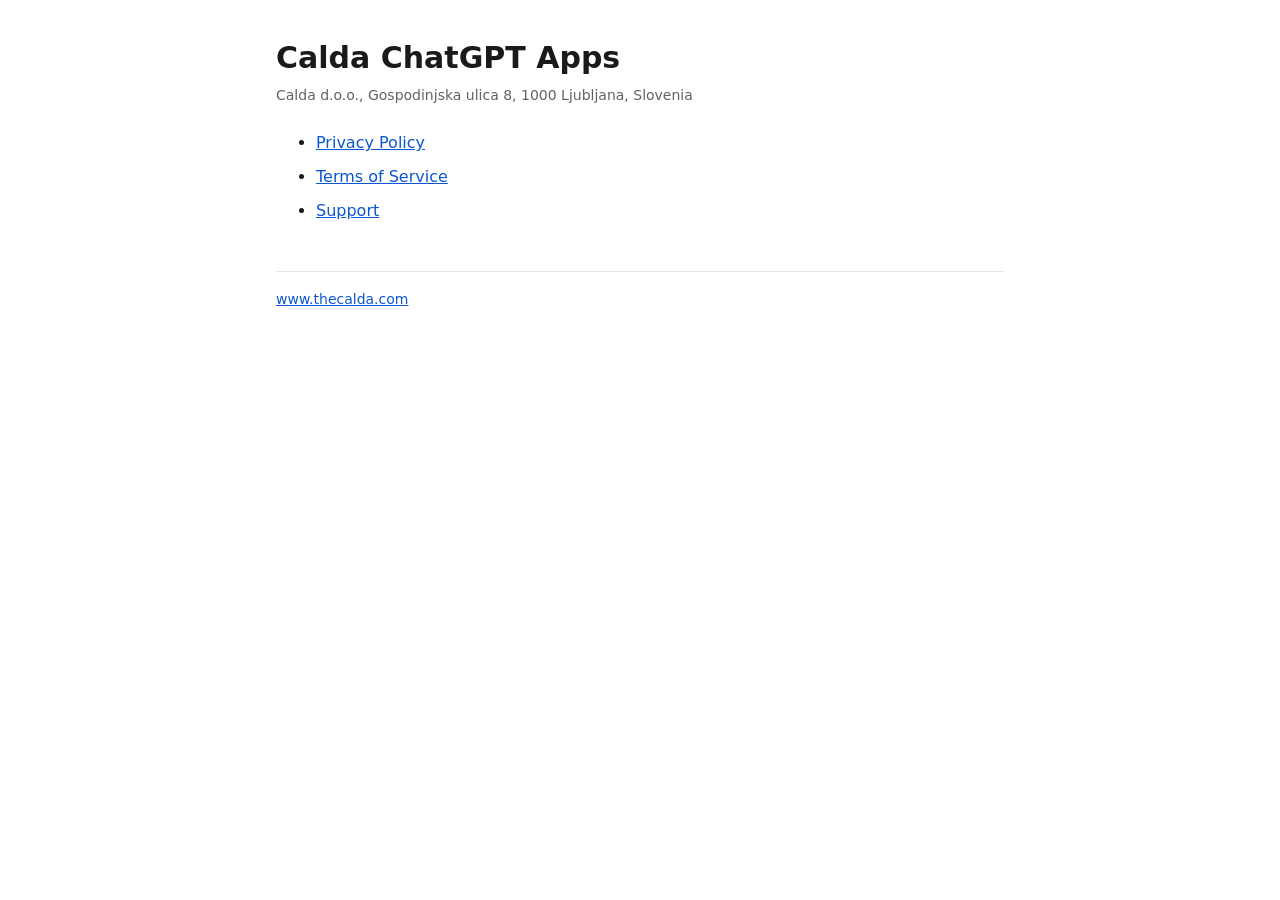
<file: index.html>
<!doctype html>
<html lang="en">
<head>
<meta charset="utf-8">
<meta name="viewport" content="width=device-width, initial-scale=1">
<title>Calda ChatGPT Apps – Legal</title>
<link rel="stylesheet" href="style.css">
</head>
<body>
<main>
<h1>Calda ChatGPT Apps</h1>
<p class="meta">Calda d.o.o., Gospodinjska ulica 8, 1000 Ljubljana, Slovenia</p>
<ul>
<li><a href="privacy.html">Privacy Policy</a></li>
<li><a href="terms.html">Terms of Service</a></li>
<li><a href="support.html">Support</a></li>
</ul>
<footer><a href="https://www.thecalda.com/">www.thecalda.com</a></footer>
</main>
</body>
</html>
</file>
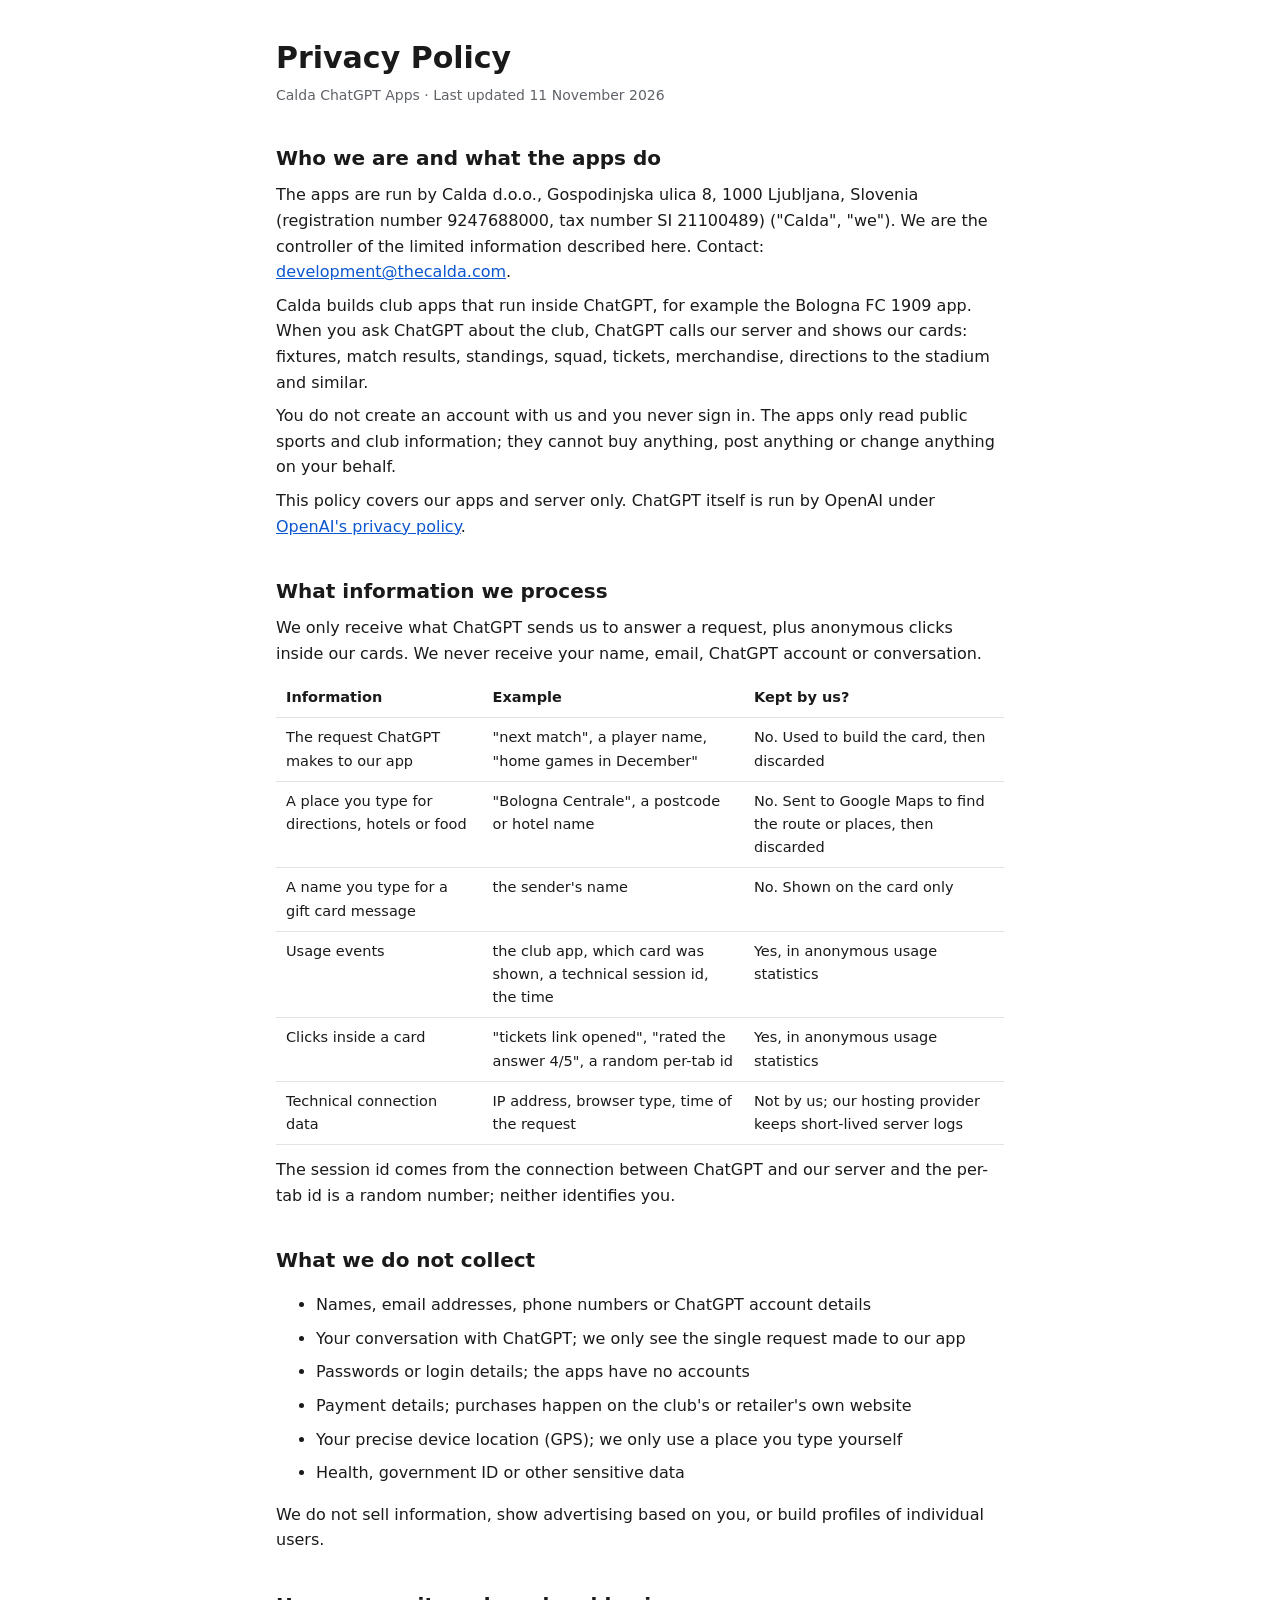
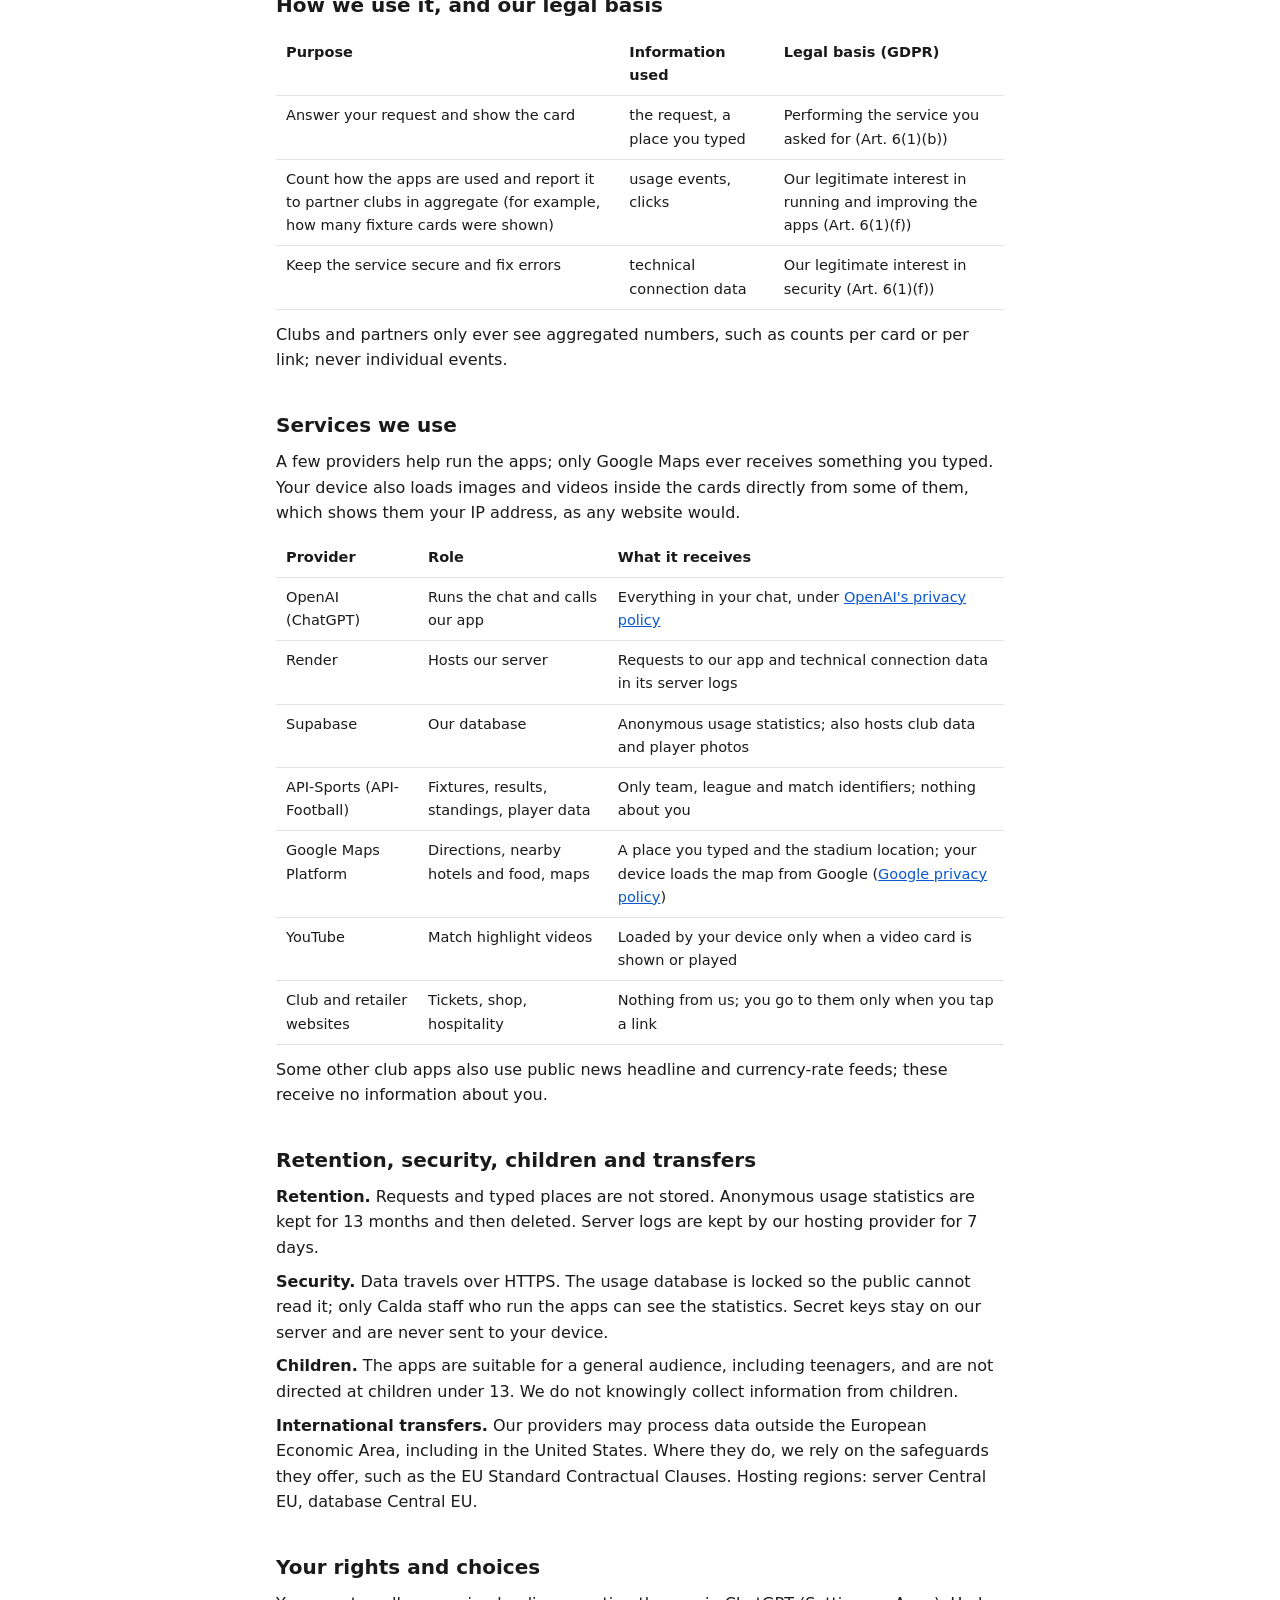
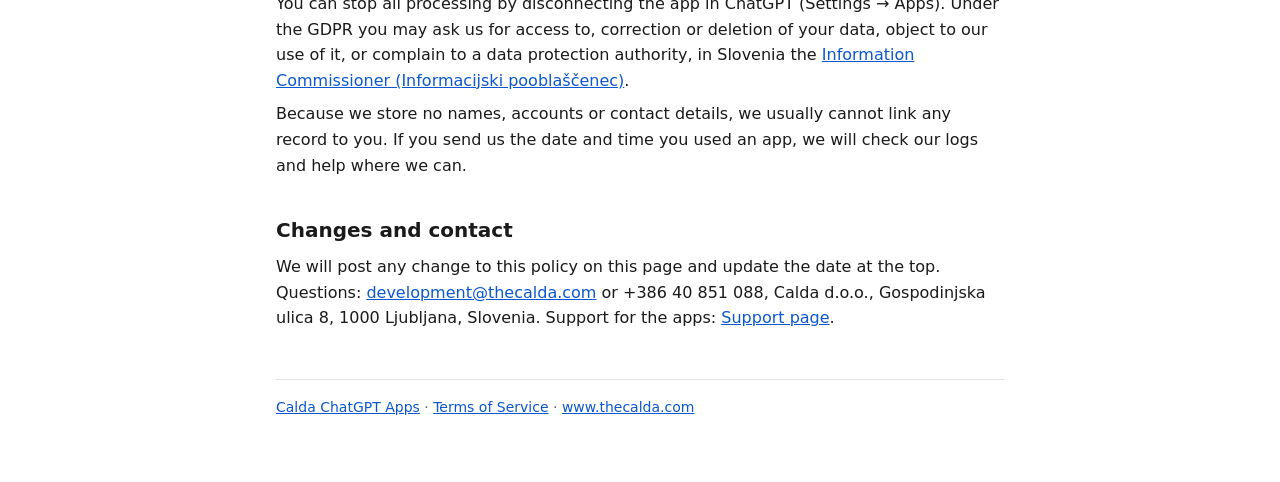
<file: privacy.html>
<!doctype html>
<html lang="en">
<head>
<meta charset="utf-8">
<meta name="viewport" content="width=device-width, initial-scale=1">
<title>Privacy Policy – Calda ChatGPT Apps</title>
<meta name="description" content="How Calda's club apps for ChatGPT handle information.">
<link rel="stylesheet" href="style.css">
</head>
<body>
<main>
<h1>Privacy Policy</h1>
<p class="meta">Calda ChatGPT Apps · Last updated 11 November 2026</p>

<h2>Who we are and what the apps do</h2>
<p>The apps are run by Calda d.o.o., Gospodinjska ulica 8, 1000 Ljubljana, Slovenia (registration number 9247688000, tax number SI 21100489) ("Calda", "we"). We are the controller of the limited information described here. Contact: <a href="mailto:development@thecalda.com">development@thecalda.com</a>.</p>
<p>Calda builds club apps that run inside ChatGPT, for example the Bologna FC 1909 app. When you ask ChatGPT about the club, ChatGPT calls our server and shows our cards: fixtures, match results, standings, squad, tickets, merchandise, directions to the stadium and similar.</p>
<p>You do not create an account with us and you never sign in. The apps only read public sports and club information; they cannot buy anything, post anything or change anything on your behalf.</p>
<p>This policy covers our apps and server only. ChatGPT itself is run by OpenAI under <a href="https://openai.com/policies/privacy-policy/">OpenAI's privacy policy</a>.</p>

<h2>What information we process</h2>
<p>We only receive what ChatGPT sends us to answer a request, plus anonymous clicks inside our cards. We never receive your name, email, ChatGPT account or conversation.</p>
<div class="table"><table>
<thead><tr><th>Information</th><th>Example</th><th>Kept by us?</th></tr></thead>
<tbody>
<tr><td>The request ChatGPT makes to our app</td><td>"next match", a player name, "home games in December"</td><td>No. Used to build the card, then discarded</td></tr>
<tr><td>A place you type for directions, hotels or food</td><td>"Bologna Centrale", a postcode or hotel name</td><td>No. Sent to Google Maps to find the route or places, then discarded</td></tr>
<tr><td>A name you type for a gift card message</td><td>the sender's name</td><td>No. Shown on the card only</td></tr>
<tr><td>Usage events</td><td>the club app, which card was shown, a technical session id, the time</td><td>Yes, in anonymous usage statistics</td></tr>
<tr><td>Clicks inside a card</td><td>"tickets link opened", "rated the answer 4/5", a random per-tab id</td><td>Yes, in anonymous usage statistics</td></tr>
<tr><td>Technical connection data</td><td>IP address, browser type, time of the request</td><td>Not by us; our hosting provider keeps short-lived server logs</td></tr>
</tbody>
</table></div>
<p>The session id comes from the connection between ChatGPT and our server and the per-tab id is a random number; neither identifies you.</p>

<h2>What we do not collect</h2>
<ul>
<li>Names, email addresses, phone numbers or ChatGPT account details</li>
<li>Your conversation with ChatGPT; we only see the single request made to our app</li>
<li>Passwords or login details; the apps have no accounts</li>
<li>Payment details; purchases happen on the club's or retailer's own website</li>
<li>Your precise device location (GPS); we only use a place you type yourself</li>
<li>Health, government ID or other sensitive data</li>
</ul>
<p>We do not sell information, show advertising based on you, or build profiles of individual users.</p>

<h2>How we use it, and our legal basis</h2>
<div class="table"><table>
<thead><tr><th>Purpose</th><th>Information used</th><th>Legal basis (GDPR)</th></tr></thead>
<tbody>
<tr><td>Answer your request and show the card</td><td>the request, a place you typed</td><td>Performing the service you asked for (Art. 6(1)(b))</td></tr>
<tr><td>Count how the apps are used and report it to partner clubs in aggregate (for example, how many fixture cards were shown)</td><td>usage events, clicks</td><td>Our legitimate interest in running and improving the apps (Art. 6(1)(f))</td></tr>
<tr><td>Keep the service secure and fix errors</td><td>technical connection data</td><td>Our legitimate interest in security (Art. 6(1)(f))</td></tr>
</tbody>
</table></div>
<p>Clubs and partners only ever see aggregated numbers, such as counts per card or per link; never individual events.</p>

<h2>Services we use</h2>
<p>A few providers help run the apps; only Google Maps ever receives something you typed. Your device also loads images and videos inside the cards directly from some of them, which shows them your IP address, as any website would.</p>
<div class="table"><table>
<thead><tr><th>Provider</th><th>Role</th><th>What it receives</th></tr></thead>
<tbody>
<tr><td>OpenAI (ChatGPT)</td><td>Runs the chat and calls our app</td><td>Everything in your chat, under <a href="https://openai.com/policies/privacy-policy/">OpenAI's privacy policy</a></td></tr>
<tr><td>Render</td><td>Hosts our server</td><td>Requests to our app and technical connection data in its server logs</td></tr>
<tr><td>Supabase</td><td>Our database</td><td>Anonymous usage statistics; also hosts club data and player photos</td></tr>
<tr><td>API-Sports (API-Football)</td><td>Fixtures, results, standings, player data</td><td>Only team, league and match identifiers; nothing about you</td></tr>
<tr><td>Google Maps Platform</td><td>Directions, nearby hotels and food, maps</td><td>A place you typed and the stadium location; your device loads the map from Google (<a href="https://policies.google.com/privacy">Google privacy policy</a>)</td></tr>
<tr><td>YouTube</td><td>Match highlight videos</td><td>Loaded by your device only when a video card is shown or played</td></tr>
<tr><td>Club and retailer websites</td><td>Tickets, shop, hospitality</td><td>Nothing from us; you go to them only when you tap a link</td></tr>
</tbody>
</table></div>
<p>Some other club apps also use public news headline and currency-rate feeds; these receive no information about you.</p>

<h2>Retention, security, children and transfers</h2>
<p><strong>Retention.</strong> Requests and typed places are not stored. Anonymous usage statistics are kept for 13 months and then deleted. Server logs are kept by our hosting provider for 7 days.</p>
<p><strong>Security.</strong> Data travels over HTTPS. The usage database is locked so the public cannot read it; only Calda staff who run the apps can see the statistics. Secret keys stay on our server and are never sent to your device.</p>
<p><strong>Children.</strong> The apps are suitable for a general audience, including teenagers, and are not directed at children under 13. We do not knowingly collect information from children.</p>
<p><strong>International transfers.</strong> Our providers may process data outside the European Economic Area, including in the United States. Where they do, we rely on the safeguards they offer, such as the EU Standard Contractual Clauses. Hosting regions: server Central EU, database Central EU.</p>

<h2>Your rights and choices</h2>
<p>You can stop all processing by disconnecting the app in ChatGPT (Settings → Apps). Under the GDPR you may ask us for access to, correction or deletion of your data, object to our use of it, or complain to a data protection authority, in Slovenia the <a href="https://www.ip-rs.si/">Information Commissioner (Informacijski pooblaščenec)</a>.</p>
<p>Because we store no names, accounts or contact details, we usually cannot link any record to you. If you send us the date and time you used an app, we will check our logs and help where we can.</p>

<h2>Changes and contact</h2>
<p>We will post any change to this policy on this page and update the date at the top. Questions: <a href="mailto:development@thecalda.com">development@thecalda.com</a> or +386 40 851 088, Calda d.o.o., Gospodinjska ulica 8, 1000 Ljubljana, Slovenia. Support for the apps: <a href="support.html">Support page</a>.</p>

<footer><a href="index.html">Calda ChatGPT Apps</a> · <a href="terms.html">Terms of Service</a> · <a href="https://www.thecalda.com/">www.thecalda.com</a></footer>
</main>
</body>
</html>
</file>
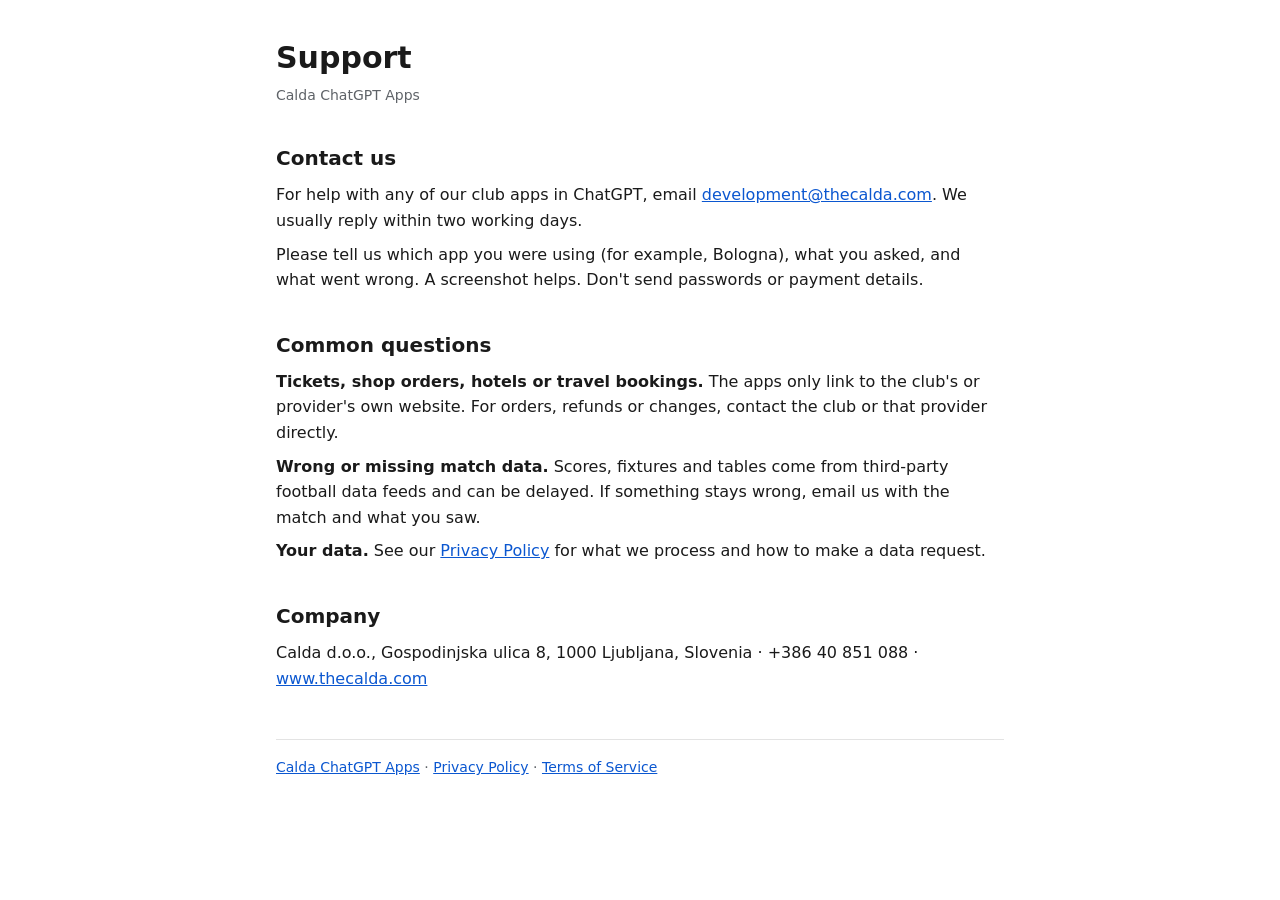
<file: support.html>
<!doctype html>
<html lang="en">
<head>
<meta charset="utf-8">
<meta name="viewport" content="width=device-width, initial-scale=1">
<title>Support – Calda ChatGPT Apps</title>
<meta name="description" content="How to get help with Calda's club apps in ChatGPT.">
<link rel="stylesheet" href="style.css">
</head>
<body>
<main>
<h1>Support</h1>
<p class="meta">Calda ChatGPT Apps</p>

<h2>Contact us</h2>
<p>For help with any of our club apps in ChatGPT, email <a href="mailto:development@thecalda.com">development@thecalda.com</a>. We usually reply within two working days.</p>
<p>Please tell us which app you were using (for example, Bologna), what you asked, and what went wrong. A screenshot helps. Don't send passwords or payment details.</p>

<h2>Common questions</h2>
<p><strong>Tickets, shop orders, hotels or travel bookings.</strong> The apps only link to the club's or provider's own website. For orders, refunds or changes, contact the club or that provider directly.</p>
<p><strong>Wrong or missing match data.</strong> Scores, fixtures and tables come from third-party football data feeds and can be delayed. If something stays wrong, email us with the match and what you saw.</p>
<p><strong>Your data.</strong> See our <a href="privacy.html">Privacy Policy</a> for what we process and how to make a data request.</p>

<h2>Company</h2>
<p>Calda d.o.o., Gospodinjska ulica 8, 1000 Ljubljana, Slovenia · +386 40 851 088 · <a href="https://www.thecalda.com/">www.thecalda.com</a></p>

<footer><a href="index.html">Calda ChatGPT Apps</a> · <a href="privacy.html">Privacy Policy</a> · <a href="terms.html">Terms of Service</a></footer>
</main>
</body>
</html>
</file>
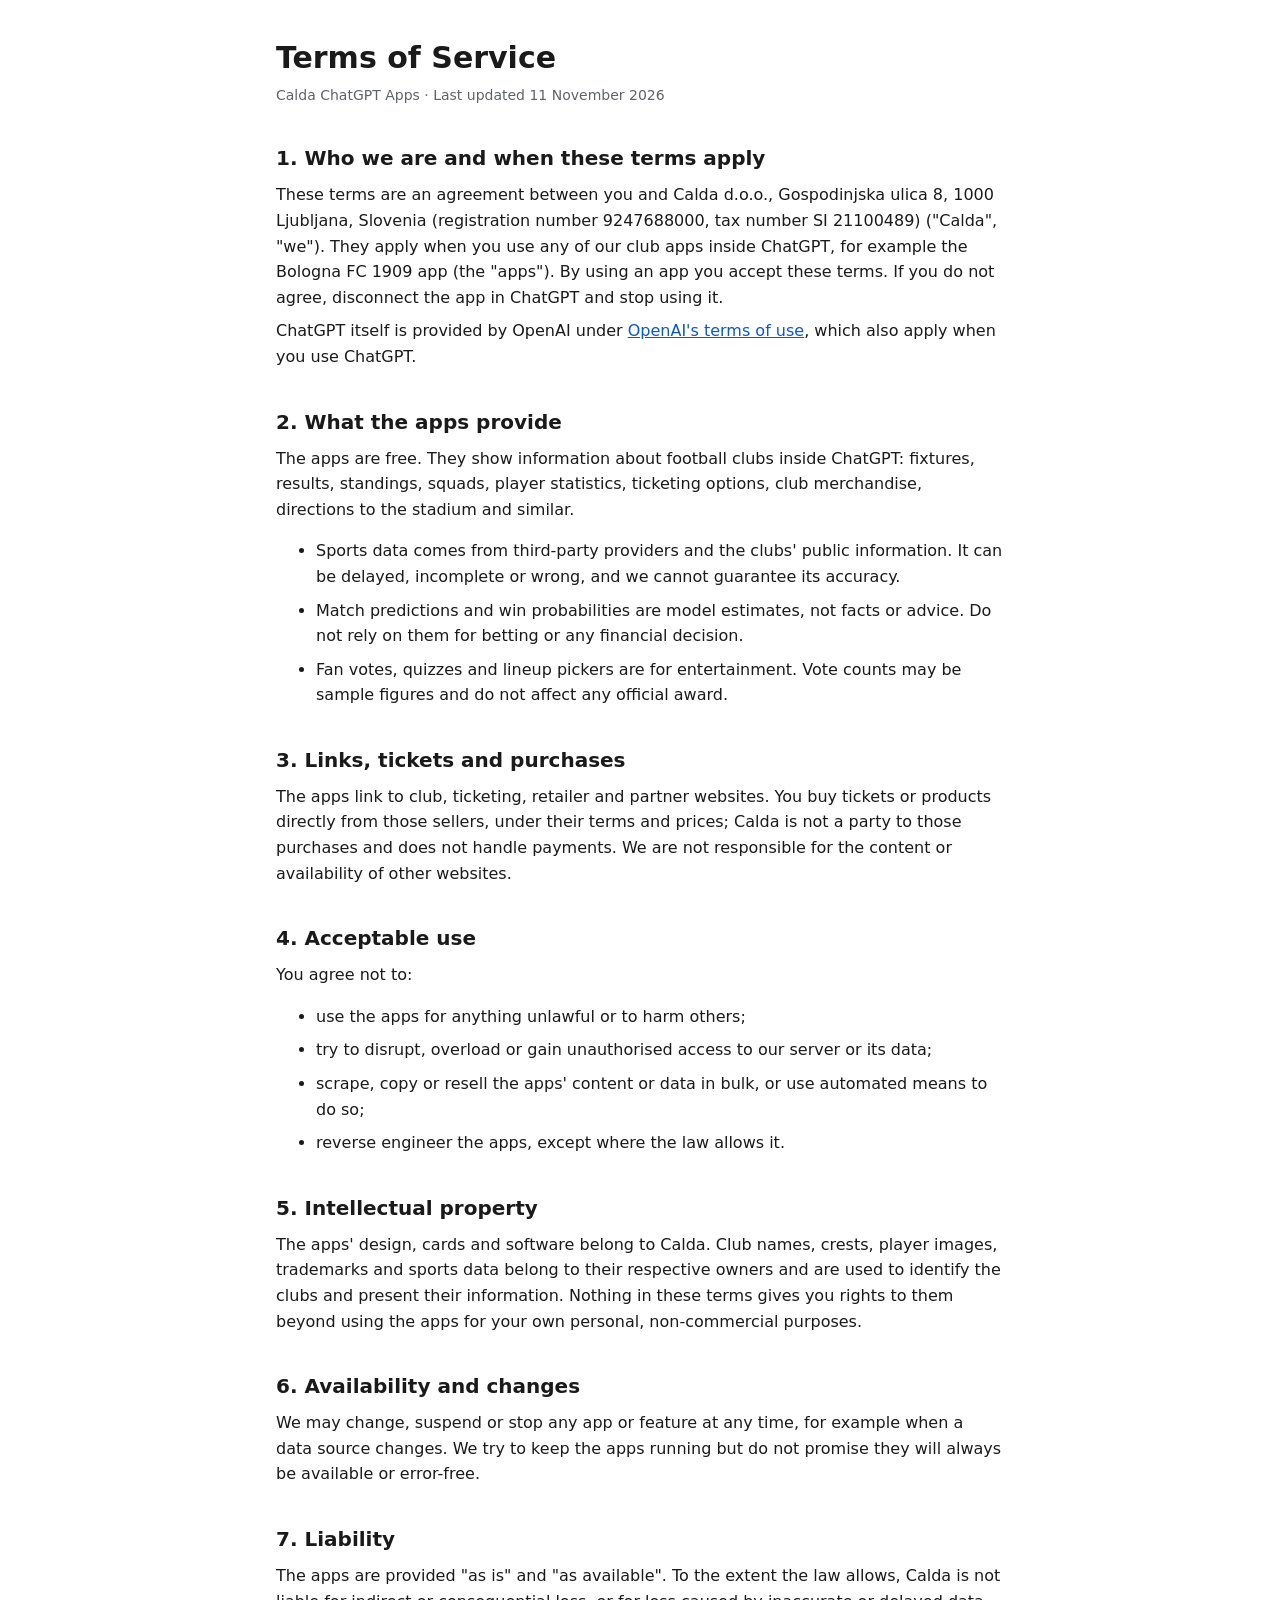
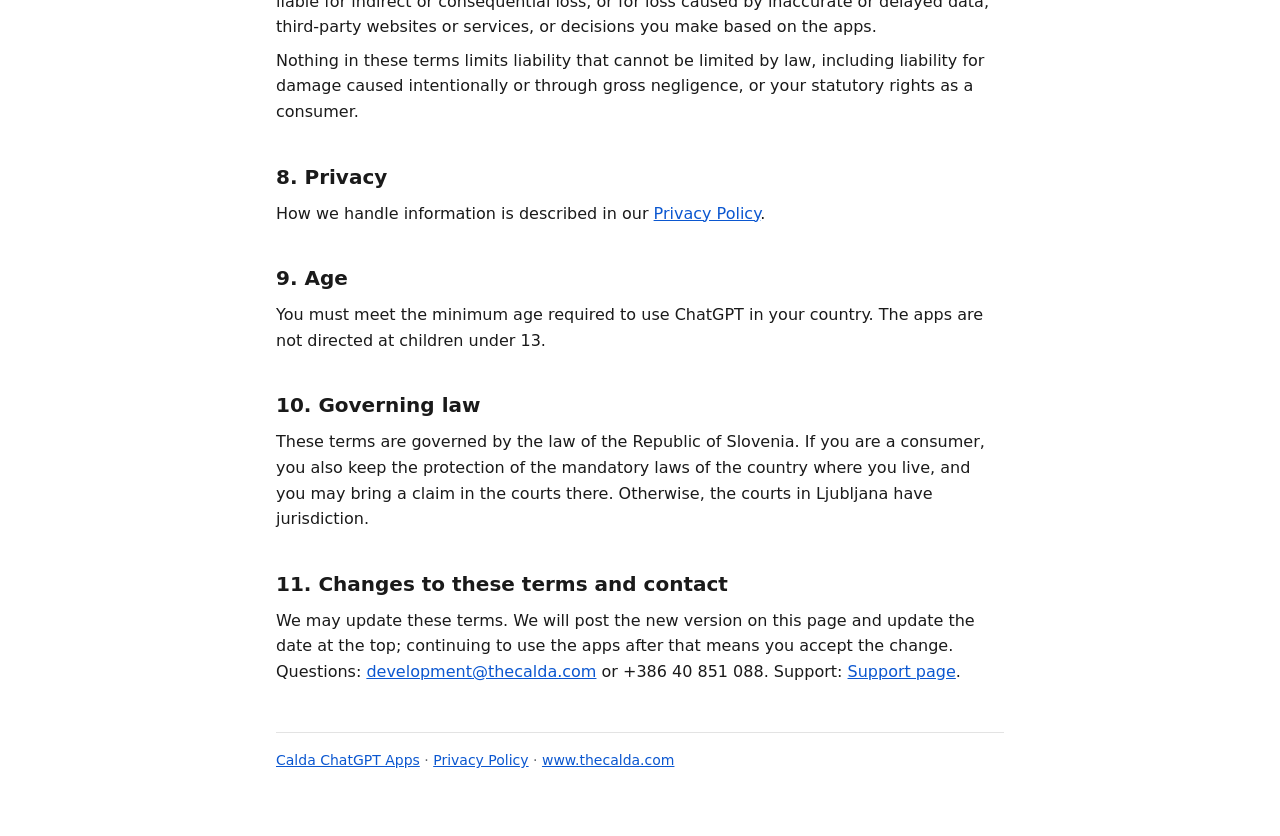
<file: terms.html>
<!doctype html>
<html lang="en">
<head>
<meta charset="utf-8">
<meta name="viewport" content="width=device-width, initial-scale=1">
<title>Terms of Service – Calda ChatGPT Apps</title>
<meta name="description" content="Terms for using Calda's club apps in ChatGPT.">
<link rel="stylesheet" href="style.css">
</head>
<body>
<main>
<h1>Terms of Service</h1>
<p class="meta">Calda ChatGPT Apps · Last updated 11 November 2026</p>

<h2>1. Who we are and when these terms apply</h2>
<p>These terms are an agreement between you and Calda d.o.o., Gospodinjska ulica 8, 1000 Ljubljana, Slovenia (registration number 9247688000, tax number SI 21100489) ("Calda", "we"). They apply when you use any of our club apps inside ChatGPT, for example the Bologna FC 1909 app (the "apps"). By using an app you accept these terms. If you do not agree, disconnect the app in ChatGPT and stop using it.</p>
<p>ChatGPT itself is provided by OpenAI under <a href="https://openai.com/policies/terms-of-use/">OpenAI's terms of use</a>, which also apply when you use ChatGPT.</p>

<h2>2. What the apps provide</h2>
<p>The apps are free. They show information about football clubs inside ChatGPT: fixtures, results, standings, squads, player statistics, ticketing options, club merchandise, directions to the stadium and similar.</p>
<ul>
<li>Sports data comes from third-party providers and the clubs' public information. It can be delayed, incomplete or wrong, and we cannot guarantee its accuracy.</li>
<li>Match predictions and win probabilities are model estimates, not facts or advice. Do not rely on them for betting or any financial decision.</li>
<li>Fan votes, quizzes and lineup pickers are for entertainment. Vote counts may be sample figures and do not affect any official award.</li>
</ul>

<h2>3. Links, tickets and purchases</h2>
<p>The apps link to club, ticketing, retailer and partner websites. You buy tickets or products directly from those sellers, under their terms and prices; Calda is not a party to those purchases and does not handle payments. We are not responsible for the content or availability of other websites.</p>

<h2>4. Acceptable use</h2>
<p>You agree not to:</p>
<ul>
<li>use the apps for anything unlawful or to harm others;</li>
<li>try to disrupt, overload or gain unauthorised access to our server or its data;</li>
<li>scrape, copy or resell the apps' content or data in bulk, or use automated means to do so;</li>
<li>reverse engineer the apps, except where the law allows it.</li>
</ul>

<h2>5. Intellectual property</h2>
<p>The apps' design, cards and software belong to Calda. Club names, crests, player images, trademarks and sports data belong to their respective owners and are used to identify the clubs and present their information. Nothing in these terms gives you rights to them beyond using the apps for your own personal, non-commercial purposes.</p>

<h2>6. Availability and changes</h2>
<p>We may change, suspend or stop any app or feature at any time, for example when a data source changes. We try to keep the apps running but do not promise they will always be available or error-free.</p>

<h2>7. Liability</h2>
<p>The apps are provided "as is" and "as available". To the extent the law allows, Calda is not liable for indirect or consequential loss, or for loss caused by inaccurate or delayed data, third-party websites or services, or decisions you make based on the apps.</p>
<p>Nothing in these terms limits liability that cannot be limited by law, including liability for damage caused intentionally or through gross negligence, or your statutory rights as a consumer.</p>

<h2>8. Privacy</h2>
<p>How we handle information is described in our <a href="privacy.html">Privacy Policy</a>.</p>

<h2>9. Age</h2>
<p>You must meet the minimum age required to use ChatGPT in your country. The apps are not directed at children under 13.</p>

<h2>10. Governing law</h2>
<p>These terms are governed by the law of the Republic of Slovenia. If you are a consumer, you also keep the protection of the mandatory laws of the country where you live, and you may bring a claim in the courts there. Otherwise, the courts in Ljubljana have jurisdiction.</p>

<h2>11. Changes to these terms and contact</h2>
<p>We may update these terms. We will post the new version on this page and update the date at the top; continuing to use the apps after that means you accept the change. Questions: <a href="mailto:development@thecalda.com">development@thecalda.com</a> or +386 40 851 088. Support: <a href="support.html">Support page</a>.</p>

<footer><a href="index.html">Calda ChatGPT Apps</a> · <a href="privacy.html">Privacy Policy</a> · <a href="https://www.thecalda.com/">www.thecalda.com</a></footer>
</main>
</body>
</html>
</file>
<file: style.css>
:root { color-scheme: light dark; --fg: #1a1a1a; --muted: #5f6368; --line: #e3e3e3; --bg: #ffffff; --link: #0b57d0; }
@media (prefers-color-scheme: dark) { :root { --fg: #ececec; --muted: #a8a8a8; --line: #333; --bg: #161616; --link: #8ab4f8; } }
* { box-sizing: border-box; }
body { margin: 0; background: var(--bg); color: var(--fg); font: 16px/1.6 -apple-system, BlinkMacSystemFont, "Segoe UI", system-ui, sans-serif; }
main { max-width: 760px; margin: 0 auto; padding: 40px 16px 64px; }
h1 { font-size: 30px; line-height: 1.2; margin: 0 0 8px; }
h2 { font-size: 20px; margin: 36px 0 8px; }
p, li { margin: 8px 0; }
.meta { color: var(--muted); font-size: 14px; margin-bottom: 24px; }
a { color: var(--link); }
.table { overflow-x: auto; margin: 12px 0; }
table { border-collapse: collapse; width: 100%; font-size: 14.5px; }
th, td { text-align: left; vertical-align: top; padding: 8px 10px; border-bottom: 1px solid var(--line); }
th { font-weight: 600; }
footer { margin-top: 48px; padding-top: 16px; border-top: 1px solid var(--line); color: var(--muted); font-size: 14px; }
</file>
